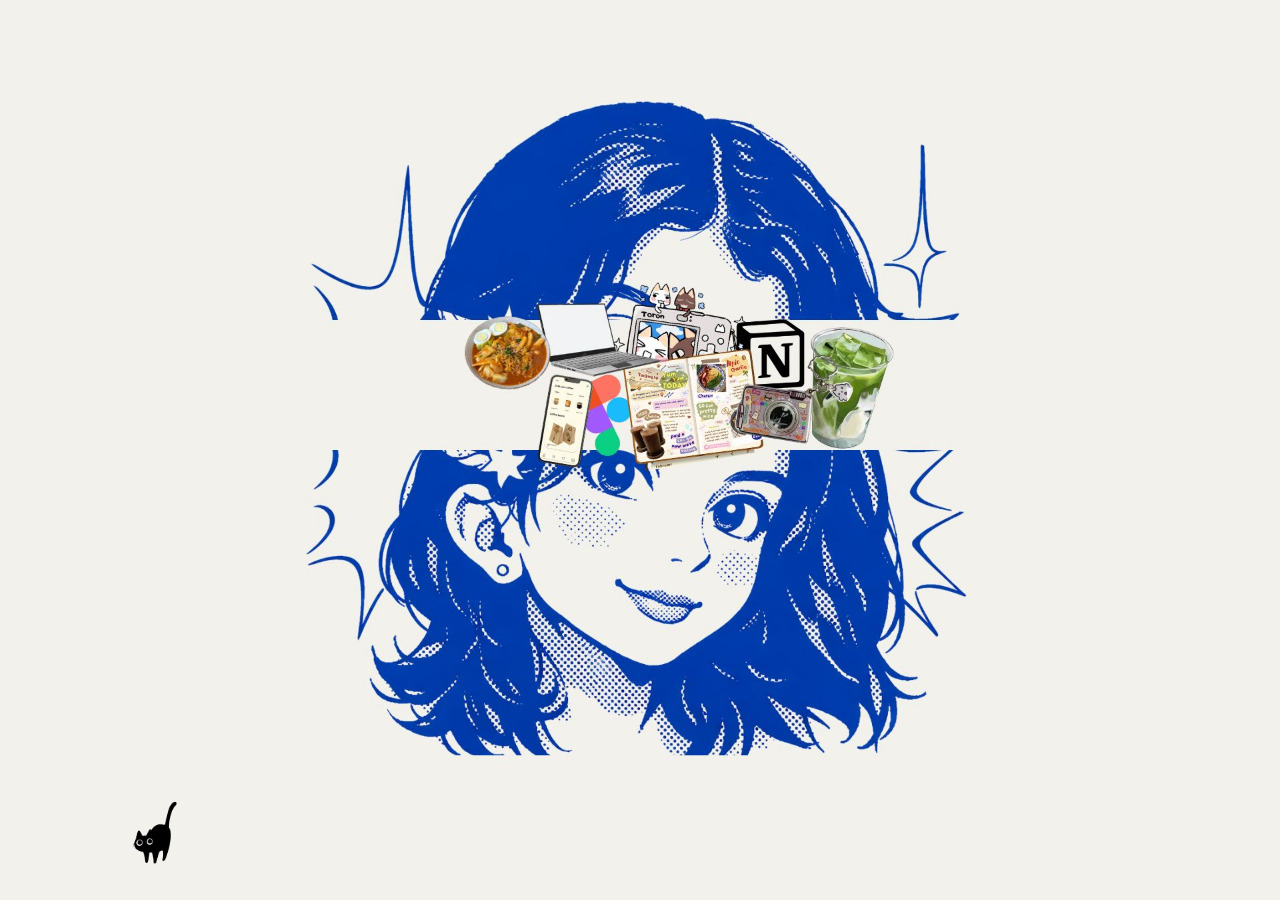
<file: index.html>
<!DOCTYPE html>
<html lang="en">
<head>
  <meta charset="UTF-8" />
  <meta name="viewport" content="width=device-width, initial-scale=1.0" />
  <title>Portfolio</title>
  <link rel="stylesheet" href="styles.css" />
  <link rel="stylesheet" href="cat-buddy.css" />
</head>
<body>

  <div class="portrait-container" onclick="window.location.href='about.html'">
    <img class="portrait portrait-closed" src="images/portrait-closed.jpg" alt="" />
    <img class="portrait portrait-open"   src="images/portrait-open.jpg"   alt="" />
    <div class="nose-zone" id="noseZone"></div>
  </div>

  <div class="hover-tip" id="hoverTip" aria-hidden="true">Click me to discover more</div>

  <script>
    const preload = new Image();
    preload.src = 'images/portrait-open.jpg';

    // Tooltip only triggers when hovering the nose area.
    (() => {
      const tip = document.getElementById('hoverTip');
      const nose = document.getElementById('noseZone');
      const offsetX = 18, offsetY = 22;
      nose.addEventListener('mouseenter', () => tip.classList.add('is-visible'));
      nose.addEventListener('mouseleave', () => tip.classList.remove('is-visible'));
      nose.addEventListener('mousemove', (e) => {
        tip.style.transform = `translate3d(${e.clientX + offsetX}px, ${e.clientY + offsetY}px, 0)`;
      });
    })();
  </script>
  <script src="cat-buddy.js"></script>
</body>
</html>
</file>
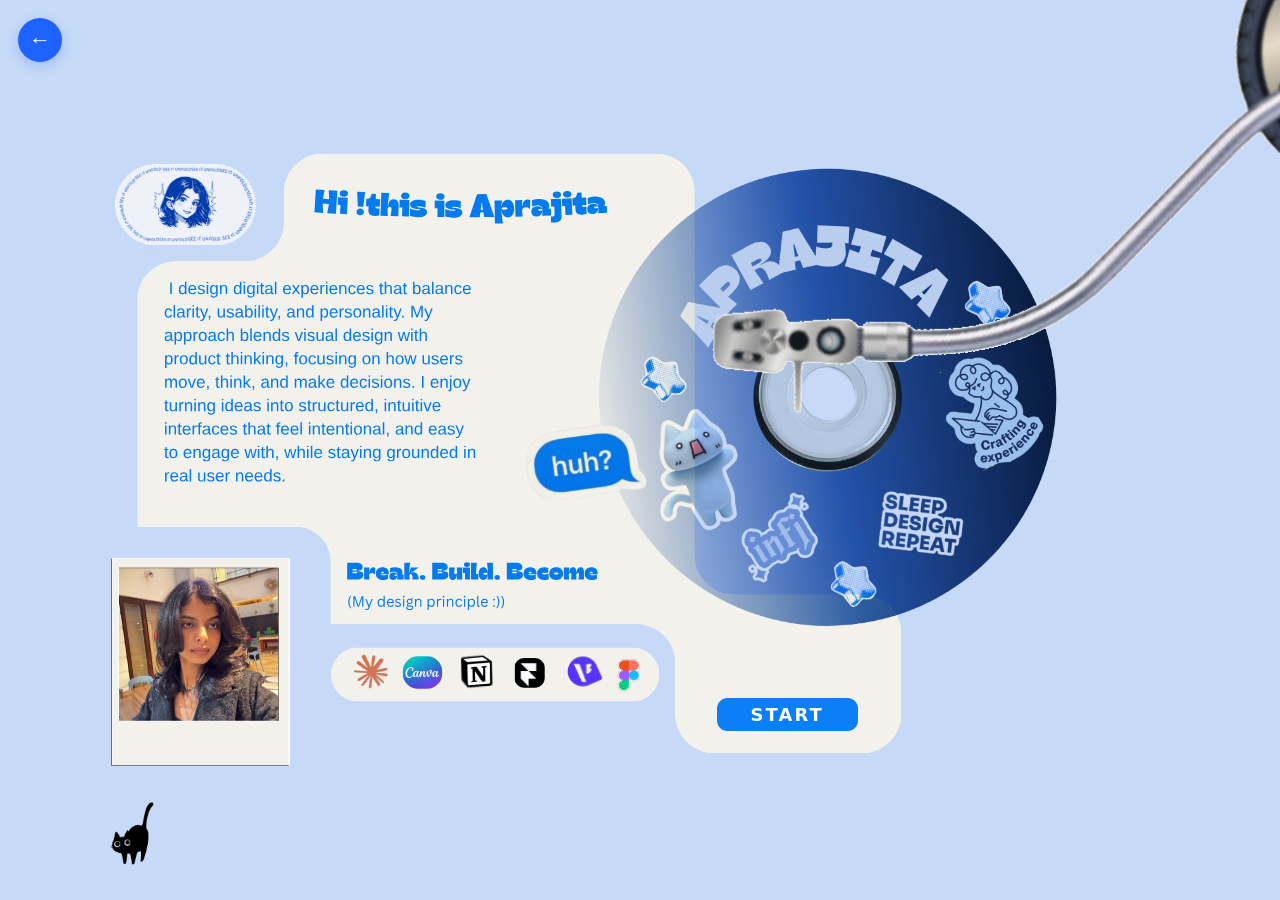
<file: about.html>
<!DOCTYPE html>
<html lang="en">
<head>
  <meta charset="UTF-8" />
  <meta name="viewport" content="width=device-width, initial-scale=1.0" />
  <title>Aprajita — About</title>
  <link rel="stylesheet" href="about.css?v=59" />
  <link rel="stylesheet" href="cat-buddy.css" />
</head>
<body>
  <a href="index.html" class="back-link" aria-label="Go back to landing">&larr;</a>

  <div class="scene">
    <div class="canvas">
      <img src="images/see-it-unfold.png" alt="" class="see-it-pill parallax-hover" />
      <img src="images/polaroid.png" alt="" class="polaroid parallax-hover" />
      <img src="images/cd.png" alt="" class="cd" />
      <img src="images/turntable-arm.png" alt="" class="turntable-arm" />
      <a href="archive.html" class="start-button">
        <img src="images/start-button.png" alt="" />
        <span>START</span>
      </a>
    </div>
  </div>

  <div class="hover-tip" id="hoverTip" aria-hidden="true">Click to unfold me</div>

  <div class="lightbox" id="unfoldLightbox" aria-hidden="true">
    <button class="lightbox-close" id="lightboxClose" aria-label="Close">&times;</button>
    <img class="lightbox-media" id="lightboxMedia" alt="" />
  </div>

  <script src="about.js?v=6"></script>
  <script src="cat-buddy.js"></script>
</body>
</html>
</file>
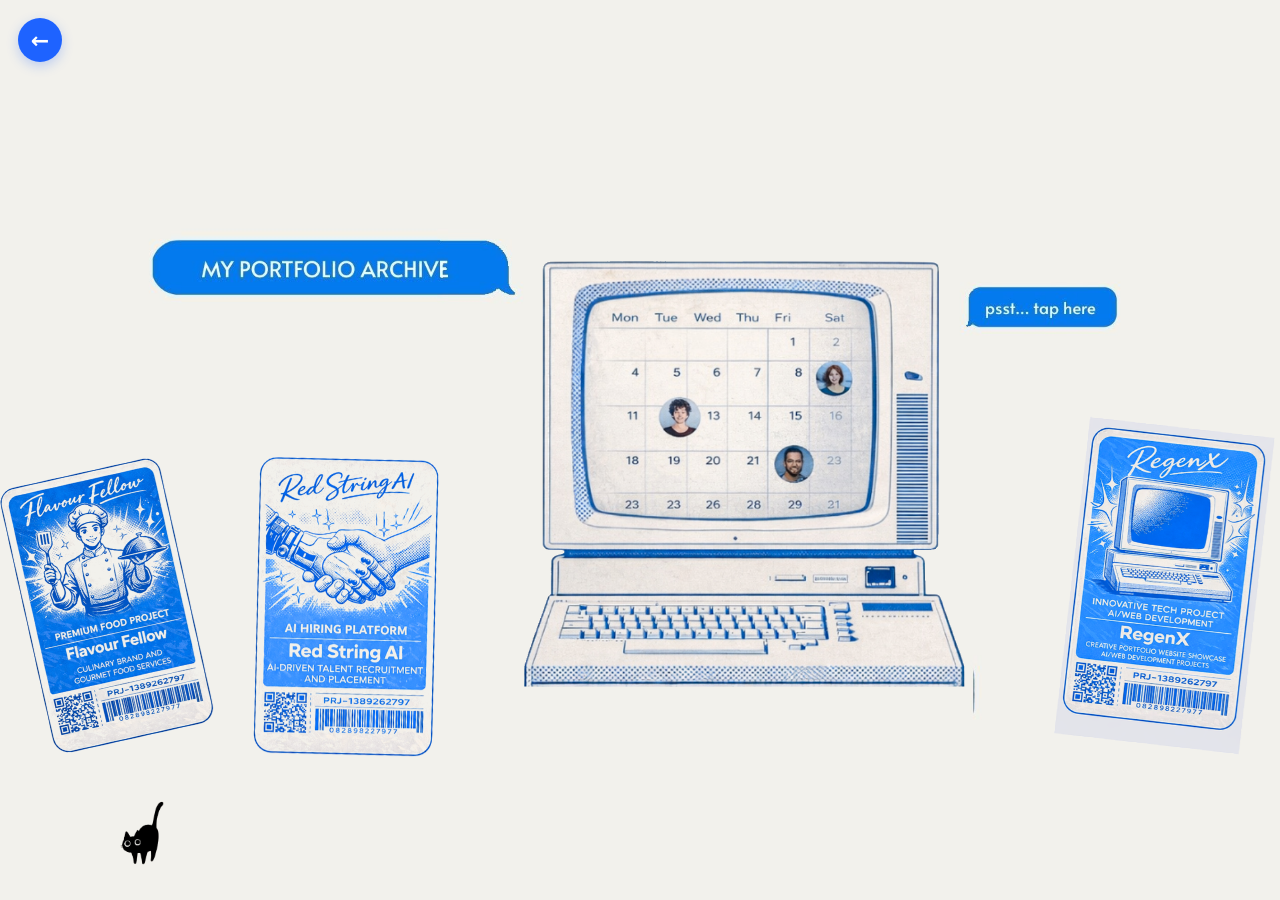
<file: archive.html>
<!DOCTYPE html>
<html lang="en">
<head>
  <meta charset="UTF-8" />
  <meta name="viewport" content="width=device-width, initial-scale=1.0" />
  <title>Aprajita — Archive</title>

  <link rel="stylesheet" href="cat-buddy.css" />

  <style>
    * { box-sizing: border-box; }
    html, body {
      width: 100%;
      height: 100%;
      overflow: hidden;
      background: #F2F1EC;
      margin: 0;
      padding: 0;
      font-family: system-ui, -apple-system, "Segoe UI", sans-serif;
    }

    .app-shell {
      width: 100%;
      height: 100%;
      display: flex;
      align-items: center;
      justify-content: center;
      background: #F2F1EC;
    }

    /* 16:9 canvas that scales like background:contain */
    .canvas-16-9 {
      position: relative;
      aspect-ratio: 16 / 9;
      width: 100%;
      max-width: calc(100vh * 16 / 9);
      max-height: 100vh;
      margin: 0 auto;
      background: #F2F1EC url('images/archive-background.jpg') no-repeat center center;
      background-size: contain;
    }

    /* Project cards */
    .card {
      position: absolute;
      display: block;
      text-decoration: none;
      will-change: transform;
      transform-origin: center center;
    }
    .card img {
      width: 100%;
      height: auto;
      display: block;
      pointer-events: none;
      user-select: none;
      -webkit-user-drag: none;
    }

    /* Back arrow */
    .back-link {
      position: fixed;
      top: 18px;
      left: 18px;
      width: 44px;
      height: 44px;
      border-radius: 999px;
      background: #1E63FF;
      color: #fff;
      display: flex;
      align-items: center;
      justify-content: center;
      font-size: 22px;
      font-weight: 600;
      text-decoration: none;
      z-index: 1500;
      box-shadow: 0 4px 12px rgba(30, 99, 255, 0.25);
      transition: transform 0.2s ease-out;
    }
    .back-link:hover { transform: translateX(-4px); }
  </style>
</head>
<body>
  <a href="about.html" class="back-link" aria-label="Go back to about">&larr;</a>

  <div class="app-shell">
    <div class="canvas-16-9">

      <!-- Vintage computer — click opens Calendly -->
      <a class="card"
         href="https://calendly.com/aaprtpratimasingh/30min"
         target="_blank"
         rel="noopener noreferrer"
         aria-label="Book a 30-min call on Calendly"
         data-rotate="0"
         style="left:39%; top:21%; width:38%;">
        <img src="images/archive-computer.png" alt="Book a 30-min call on Calendly" />
      </a>

      <!-- Flavour Fellow case study -->
      <a class="card"
         href="pdfs/flavour-fellow-case-study.pdf"
         target="_blank"
         rel="noopener noreferrer"
         aria-label="Flavour Fellow case study"
         data-rotate="-6"
         style="left:0.5%; top:50%; width:16%;">
        <img src="images/card-flavour-fellow.png" alt="Flavour Fellow case study" />
      </a>

      <!-- Red String AI case study -->
      <a class="card"
         href="pdfs/red-string-ai-case-study.pdf"
         target="_blank"
         rel="noopener noreferrer"
         aria-label="Red String AI case study"
         data-rotate="4"
         style="left:19%; top:50%; width:16%;">
        <img src="images/card-red-string-ai.png" alt="Red String AI case study" />
      </a>

      <!-- RegenX case study -->
      <a class="card"
         href="pdfs/regenx-case-study.pdf"
         target="_blank"
         rel="noopener noreferrer"
         aria-label="RegenX case study"
         data-rotate="3"
         style="left:83%; top:46%; width:16%;">
        <img src="images/card-regenx.png" alt="RegenX case study" />
      </a>

    </div>
  </div>

  <script>
    // Hover parallax — each card drifts toward the cursor while hovered.
    // Reads the base rotation from data-rotate and preserves it in the transform.
    (function initHoverParallax() {
      if (window.matchMedia && window.matchMedia('(prefers-reduced-motion: reduce)').matches) return;

      var intensity = 16;
      var cards = document.querySelectorAll('.card');

      cards.forEach(function (el) {
        var tx = 0, ty = 0, cx = 0, cy = 0, raf;
        var baseRot = parseFloat(el.getAttribute('data-rotate') || '0');

        function onMove(e) {
          var r = el.getBoundingClientRect();
          var nx = (e.clientX - (r.left + r.width / 2)) / (r.width / 2);
          var ny = (e.clientY - (r.top + r.height / 2)) / (r.height / 2);
          tx = nx * intensity;
          ty = ny * intensity;
        }
        function onLeave() { tx = 0; ty = 0; }

        el.addEventListener('mousemove', onMove);
        el.addEventListener('mouseleave', onLeave);

        function tick() {
          cx += (tx - cx) * 0.12;
          cy += (ty - cy) * 0.12;
          el.style.transform =
            'translate3d(' + cx.toFixed(2) + 'px,' + cy.toFixed(2) + 'px,0) rotate(' + baseRot + 'deg)';
          raf = requestAnimationFrame(tick);
        }
        tick();
      });
    })();
  </script>

  <script src="cat-buddy.js"></script>
</body>
</html>
</file>
<file: styles.css>
*, *::before, *::after { box-sizing: border-box; margin: 0; padding: 0; }

body {
  background: #F2F1EC;
  margin: 0;
  width: 100vw;
  height: 100vh;
  overflow: hidden;
}

.portrait-container {
  position: fixed;
  inset: 0;
  width: 100vw;
  height: 100vh;
  cursor: pointer;
}

.portrait {
  position: absolute;
  inset: 0;
  width: 100%;
  height: 100%;
  object-fit: contain;
}

.portrait-closed {
  opacity: 1;
  transition: opacity 0.6s cubic-bezier(0.4, 0, 0.2, 1);
}

.portrait-open {
  opacity: 0;
  transform: scale(0.97);
  transition:
    opacity 0.6s cubic-bezier(0.4, 0, 0.2, 1),
    transform 0.6s cubic-bezier(0.4, 0, 0.2, 1);
}

.portrait-container:hover .portrait-closed {
  opacity: 0;
}

.portrait-container:hover .portrait-open {
  opacity: 1;
  transform: scale(1);
}

.hover-tip {
  position: fixed;
  top: 0;
  left: 0;
  background: #1E63FF;
  color: #fff;
  font-family: system-ui, -apple-system, "Segoe UI", sans-serif;
  font-weight: 600;
  font-size: 14px;
  letter-spacing: 0.02em;
  padding: 10px 18px;
  border-radius: 999px;
  pointer-events: none;
  opacity: 0;
  transition: opacity 0.18s ease-out;
  z-index: 1000;
  white-space: nowrap;
  box-shadow: 0 4px 14px rgba(30, 99, 255, 0.18);
}

.hover-tip.is-visible {
  opacity: 1;
}

/* Small invisible hot-zone over the girl's nose. Tooltip only triggers here. */
.nose-zone {
  position: absolute;
  top: 60%;
  left: 49%;
  width: 5%;
  height: 8%;
  /* Uncomment to debug position visually */
  /* background: rgba(255, 0, 0, 0.3); */
}
</file>
<file: cat-buddy.css>
/* Cat desktop buddy — shared across landing, about, archive */

.cat-buddy {
  position: fixed;
  left: 0;
  bottom: 12px;
  width: 96px;
  height: 96px;
  z-index: 900;
  cursor: pointer;
  user-select: none;
  will-change: transform;
}

.cat-buddy .cat-img {
  width: 100%;
  height: 100%;
  object-fit: contain;
  display: block;
  transition: transform 0.25s ease-out;
}

.cat-buddy[data-facing="left"] .cat-img {
  transform: scaleX(-1);
}

.cat-buddy[data-state="scratch"] .cat-img,
.cat-buddy[data-state="peek-left"] .cat-img,
.cat-buddy[data-state="peek-right"] .cat-img {
  transform: none;
}

/* Speech bubble shown on hover */
.cat-bubble {
  position: absolute;
  bottom: calc(100% + 6px);
  left: 50%;
  transform: translateX(-50%);
  background: #1E63FF;
  color: #fff;
  padding: 8px 14px;
  border-radius: 999px;
  font-family: system-ui, -apple-system, "Segoe UI", sans-serif;
  font-size: 13px;
  font-weight: 600;
  white-space: nowrap;
  opacity: 0;
  pointer-events: none;
  transition: opacity 0.18s ease-out;
  box-shadow: 0 4px 14px rgba(30, 99, 255, 0.22);
}

.cat-bubble.show { opacity: 1; }

/* Chat panel */
.cat-chat {
  position: fixed;
  right: 24px;
  bottom: 110px;
  width: 290px;
  background: #fff;
  border-radius: 18px;
  box-shadow: 0 12px 40px rgba(0, 0, 0, 0.18);
  padding: 18px 18px 16px;
  z-index: 1100;
  opacity: 0;
  transform: translateY(10px);
  pointer-events: none;
  transition: opacity 0.2s ease-out, transform 0.2s ease-out;
  font-family: system-ui, -apple-system, "Segoe UI", sans-serif;
}

.cat-chat.open {
  opacity: 1;
  transform: translateY(0);
  pointer-events: auto;
}

.cat-chat-close {
  position: absolute;
  top: 10px;
  right: 10px;
  width: 28px;
  height: 28px;
  border-radius: 50%;
  border: none;
  background: #F2F1EC;
  color: #1E63FF;
  font-size: 18px;
  line-height: 1;
  cursor: pointer;
}
.cat-chat-close:hover { background: #E5E4DE; }

.cat-chat-head {
  font-weight: 700;
  color: #1E63FF;
  margin-bottom: 12px;
  padding-right: 28px;
  font-size: 14px;
}

.cat-chat-body {
  display: flex;
  flex-direction: column;
  gap: 6px;
}

.cat-q {
  background: #F2F1EC;
  border: 1px solid transparent;
  border-radius: 10px;
  padding: 9px 12px;
  font: inherit;
  text-align: left;
  cursor: pointer;
  color: #1E63FF;
  font-weight: 500;
  font-size: 13px;
  transition: background 0.15s ease-out, border-color 0.15s ease-out;
}
.cat-q:hover {
  background: #fff;
  border-color: #1E63FF;
}

.cat-chat-answer {
  margin-top: 12px;
  padding: 10px 12px;
  background: #F8F8F5;
  border-radius: 10px;
  font-size: 13px;
  color: #2c2c2c;
  line-height: 1.5;
  display: none;
  overflow-wrap: anywhere;
  word-break: break-word;
}
.cat-chat-answer.show { display: block; }
.cat-chat-answer a {
  color: #1E63FF;
  text-decoration: underline;
  overflow-wrap: anywhere;
  word-break: break-all;
}
</file>
<file: about.css>
*, *::before, *::after { box-sizing: border-box; margin: 0; padding: 0; }

html, body {
  width: 100%;
  height: 100%;
  overflow: hidden;
  background: #c6d9f6;
}

.scene {
  width: 100%;
  height: 100%;
  background: #c6d9f6;
  display: grid;
  place-items: center;
}

/* 16:9 canvas that fits inside viewport like background:contain.
   All overlays are positioned relative to THIS, not the viewport,
   so they stay locked to the design regardless of viewport shape. */
.canvas {
  position: relative;
  aspect-ratio: 16 / 9;
  width: 100%;
  height: auto;
  max-width: calc(100vh * 16 / 9);
  max-height: 100vh;
  background: url('images/about-design.svg') no-repeat center center;
  background-size: contain;
  container-type: inline-size;
}

.see-it-pill {
  position: absolute;
  top: 10%;
  left: 9%;
  width: 11%;
  height: auto;
  transform: translate3d(0, 0, 0);
  will-change: transform;
  cursor: pointer;
}

.hover-tip {
  position: fixed;
  top: 0;
  left: 0;
  background: #1E63FF;
  color: #fff;
  font-family: system-ui, -apple-system, "Segoe UI", sans-serif;
  font-weight: 600;
  font-size: 14px;
  letter-spacing: 0.02em;
  padding: 10px 18px;
  border-radius: 999px;
  pointer-events: none;
  opacity: 0;
  transition: opacity 0.18s ease-out;
  z-index: 1000;
  white-space: nowrap;
  box-shadow: 0 4px 14px rgba(30, 99, 255, 0.18);
}

.hover-tip.is-visible { opacity: 1; }

.back-link {
  position: fixed;
  top: 18px;
  left: 18px;
  width: 44px;
  height: 44px;
  border-radius: 999px;
  background: #1E63FF;
  color: #fff;
  display: flex;
  align-items: center;
  justify-content: center;
  font-size: 22px;
  font-weight: 600;
  text-decoration: none;
  z-index: 1500;
  box-shadow: 0 4px 12px rgba(30, 99, 255, 0.25);
  transition: transform 0.2s ease-out;
}

.back-link:hover {
  transform: translateX(-4px);
}

.lightbox {
  position: fixed;
  inset: 0;
  background: rgba(20, 30, 60, 0.78);
  display: flex;
  align-items: center;
  justify-content: center;
  z-index: 2000;
  opacity: 0;
  pointer-events: none;
  transition: opacity 0.22s ease-out;
}

.lightbox.is-open {
  opacity: 1;
  pointer-events: auto;
}

.lightbox-media {
  max-width: 86vw;
  max-height: 86vh;
  border-radius: 14px;
  box-shadow: 0 20px 60px rgba(0, 0, 0, 0.35);
  background: #fff;
}

.lightbox-close {
  position: absolute;
  top: 24px;
  right: 28px;
  width: 44px;
  height: 44px;
  border-radius: 999px;
  border: none;
  background: #fff;
  color: #1E63FF;
  font-size: 28px;
  line-height: 1;
  cursor: pointer;
  box-shadow: 0 4px 14px rgba(0, 0, 0, 0.2);
}

.polaroid {
  position: absolute;
  top: 65%;
  left: 8.7%;
  width: 14%;
  height: auto;
  transform: translate3d(0, 0, 0);
  will-change: transform;
}

.turntable-arm {
  position: absolute;
  top: -96.53%;
  right: -52.53%;
  width: 125%;
  height: auto;
  pointer-events: none;
}

.start-button {
  position: absolute;
  bottom: 11%;
  left: 56%;
  width: 11%;
  display: block;
  text-decoration: none;
}

.start-button img {
  display: block;
  width: 100%;
  height: auto;
}

.start-button span {
  position: absolute;
  inset: 0;
  display: flex;
  align-items: center;
  justify-content: center;
  color: #fff;
  font-family: system-ui, -apple-system, "Segoe UI", sans-serif;
  font-weight: 700;
  letter-spacing: 0.12em;
  font-size: 1.4cqw;
}

.cd {
  position: absolute;
  top: 6%;
  right: 14.7%;
  width: 49%;
  height: auto;
  pointer-events: none;
  mix-blend-mode: multiply;
  transform-origin: 53.57% 55.31%;
  animation: cd-spin 24s linear infinite;
  will-change: transform;
}

@keyframes cd-spin {
  from { transform: rotate(0deg); }
  to   { transform: rotate(360deg); }
}

@media (prefers-reduced-motion: reduce) {
  .cd { animation: none; }
}
</file>
